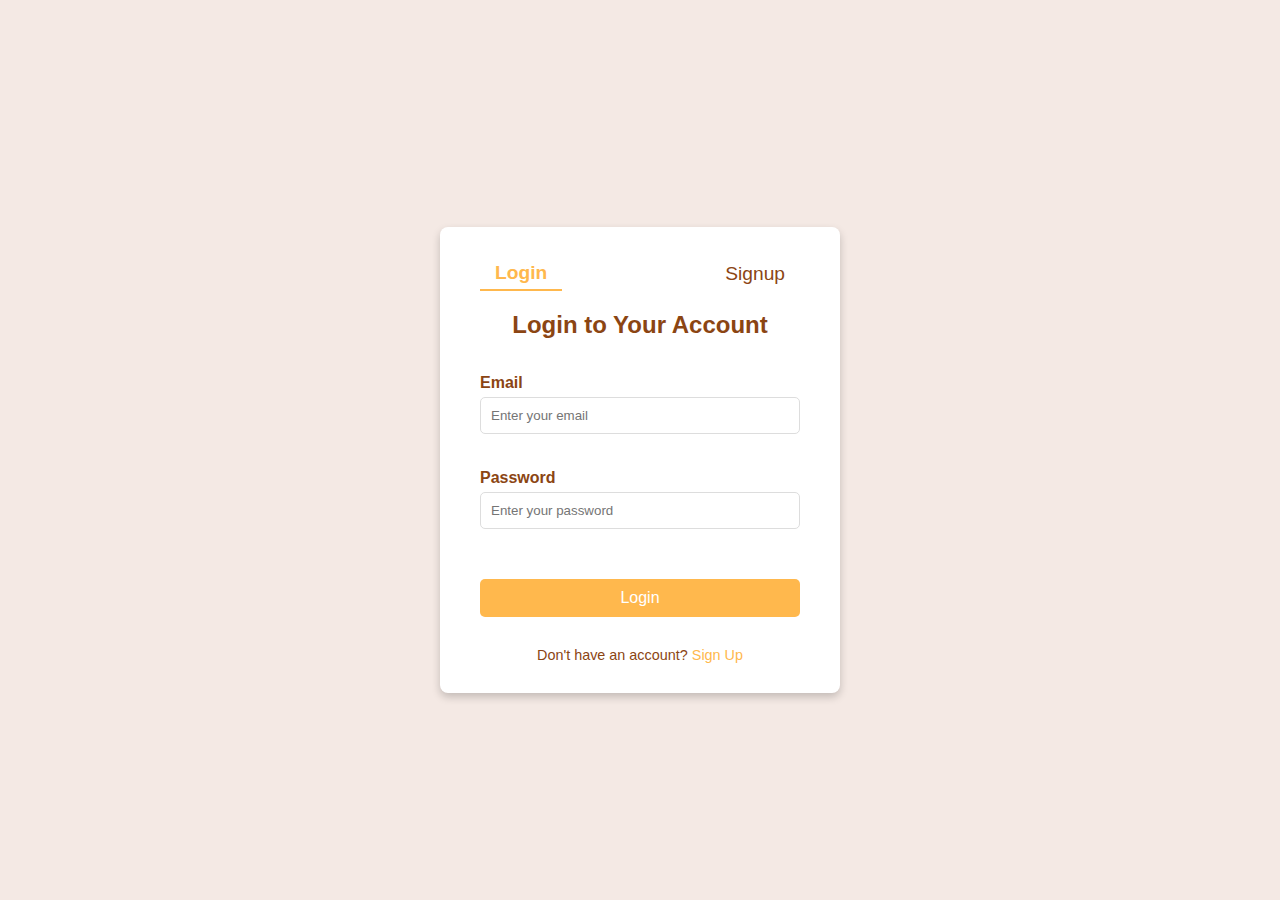
<file: login.html>
<!DOCTYPE html>
<html lang="en">
<head>
    <meta charset="utf-8">
    <meta http-equiv="x-ua-compatible" content="ie=edge">
    <title>Homie Bake</title>
    <meta name="description" content="">
    <meta name="viewport" content="width=device-width, initial-scale=1">
    <meta name="author" content="Cemre Tellioğlu Tunçay">

    <!-- Place favicon.ico in the root directory -->
    <link rel="icon" type="image/png" href="Untitled_design-removebg-preview.png" sizes="32x32" />
    <!-- <link rel="icon" type="image/png" href="favicon-16x16.png" sizes="16x16" /> -->
    
    <!-- <link rel="stylesheet" href="css/reset.css"> -->
    <link rel="stylesheet" href="css/styles.css">
    <link rel="stylesheet" href="css/animate.css">
    <link rel="stylesheet" href="css/responsive.css">
    <script src="js/vendor/modernizr-2.8.3.min.js"></script>
</head>
<body>
    <div class="container">
        <div class="form-card">
            <div class="form-header">
                <button class="tab active" onclick="showLogin()">Login</button>
                <button class="tab" onclick="showSignup()">Signup</button>
            </div>

            <!-- Login Form -->
            <form id="loginForm" class="form-content">
                <h2>Login to Your Account</h2>
                <div class="form-group">
                    <label for="login-email">Email</label>
                    <input type="email" id="login-email" placeholder="Enter your email">
                </div>
                <div class="form-group">
                    <label for="login-password">Password</label>
                    <input type="password" id="login-password" placeholder="Enter your password">
                </div>
                <button type="submit" class="btn">Login</button>
                <p class="alt-action">Don't have an account? <a href="#" onclick="showSignup()">Sign Up</a></p>
            </form>

            <!-- Signup Form -->
            <form id="signupForm" class="form-content" style="display: none;">
                <h2>Create an Account</h2>
                <div class="form-group">
                    <label for="name">Name</label>
                    <input type="text" id="name" placeholder="Enter your name">
                </div>
                <div class="form-group">
                    <label for="signup-email">Email</label>
                    <input type="email" id="signup-email" placeholder="Enter your email">
                </div>
                <div class="form-group">
                    <label for="signup-password">Password</label>
                    <input type="password" id="signup-password" placeholder="Create a password">
                </div>
                <div class="form-group">
                    <label for="phone">Phone Number</label>
                    <input type="tel" id="phone" placeholder="Enter your phone number">
                </div>
                <div class="form-group">
                    <label for="address">Address</label>
                    <input type="text" id="address" placeholder="Enter your address">
                </div>
                <button type="submit" class="btn">Sign Up</button>
                <p class="alt-action">Already have an account? <a href="#" onclick="showLogin()">Login</a></p>
            </form>
        </div>
    </div>


    <script src="js/main.js"></script>

    
</body>
</html>
</file>
<file: css/styles.css>
/* Global Styles */
* {
    box-sizing: border-box;
    margin: 0;
    padding: 0;
    font-family: Arial, sans-serif;
}

body {
    background-color: #f4e9e4; 
    display: flex;
    align-items: center;
    justify-content: center;
    min-height: 100vh; 
    padding: 20px; 
}

/* Container and Card */
.container {
    display: flex;
    justify-content: center;
    align-items: center;
    min-height: 100%; 
}

.form-card {
    background-color: #ffffff;
    padding: 30px 40px;
    width: 400px;
    border-radius: 8px;
    box-shadow: 0 4px 8px rgba(0, 0, 0, 0.2);
    margin-top: 20px; 
}

/* Header Tabs */
.form-header {
    display: flex;
    justify-content: space-between;
    margin-bottom: 20px;
}

.tab {
    background: none;
    border: none;
    font-size: 1.2rem;
    color: #8b4513;
    cursor: pointer;
    padding: 5px 15px;
}

.tab.active {
    color: #ffb84d;
    font-weight: bold;
    border-bottom: 2px solid #ffb84d;
}

/* Form Content */
.form-content {
    display: flex;
    flex-direction: column;
    gap: 15px; 
}

h2 {
    text-align: center;
    color: #8b4513;
    margin-bottom: 20px;
}

.form-group {
    display: flex;
    flex-direction: column;
    margin-bottom: 10px;
}

label {
    color: #8b4513;
    font-weight: bold;
    margin-bottom: 5px;
}

input[type="text"],
input[type="email"],
input[type="password"],
input[type="tel"] { 
    padding: 10px;
    width: 100%;
    border-radius: 5px;
    border: 1px solid #ddd;
    margin-bottom: 10px;
}

/* Button Styling */
.btn {
    background-color: #ffb84d;
    color: #ffffff;
    padding: 10px;
    border: none;
    border-radius: 5px;
    font-size: 1rem;
    cursor: pointer;
    width: 100%;
    margin-top: 15px; 
    transition: background-color 0.3s ease;
}

.btn:hover {
    background-color: #e59a3b;
}

/* Alternate Action Link */
.alt-action {
    text-align: center;
    font-size: 0.9rem;
    color: #8b4513;
    margin-top: 15px; /* Adjusted for more consistent spacing */
}

.alt-action a {
    color: #ffb84d;
    text-decoration: none;
}
</file>
<file: css/responsive.css>
/* Large desktop :1920px. */
@media (min-width: 1920px) {   

}

/* Laptop Device :1366px. */
@media (min-width: 1200px) and (max-width: 1500px) {



}

/* Normal desktop :992px. */
@media (min-width: 992px) and (max-width: 1200px) {


}

 
/* Tablet desktop :768px. */
@media (min-width: 768px) and (max-width: 991px) {

}

 
/* small mobile :320px. */
@media (max-width: 767px) {
    /*.slider-content-area {
        position: absolute;
        top: 5%;
        color: #fff;
        left: 10%;
        right: 10%;
    }

    .slide-content h2 {
        font-family: 'Righteous';
        margin-bottom: 20px;
        font-size: 18px;
    }

    .slide-content h3 {
        font-family: 'Roboto';
        margin-bottom: 20px;
        font-size: 15px;
    }

    .slide-content p {
        font-family: 'Roboto';
        margin-bottom: 3px;
        font-size: 12px;
    }*/

    .classic {
        max-width: 50px;
        display: block;
        float: none;
        margin: auto;
        margin-bottom: 10px;
    }

    .owl-prev {
        position: absolute;
        left: 20%;
        text-transform: uppercase;
        color: #ffffff70;
    }

    .owl-next {
        position: absolute;
        right: 20%;
        text-transform: uppercase;
        color: #ffffff70;
    }

    .testimonial-area .owl-prev {
        position: absolute;
        bottom: 5px;
        left: 20%;
        text-transform: uppercase;
        color: #ffffff70;
    }
    .testimonial-area .owl-next{
        position: absolute;
        right: 20%;
        bottom: 5px;
        text-transform: uppercase;
        color: #ffffff70;
    }
    div#news-slider3 .owl-prev {
        position: absolute;
        bottom: -20px;
        left: 10%;
        text-transform: uppercase;
        font-size: 12px;
        font-family: "Roboto";
        color: rgb(204, 204, 204);
        line-height: 1.7;
        text-align: center;
        background: #ffffff;
        padding: 10px;
    }

    div#news-slider3 .owl-next {
        position: absolute;
        bottom: -20px;
        right: 10%;
        text-transform: uppercase;
        font-size: 12px;
        font-family: "Roboto";
        color: rgb(204, 204, 204);
        line-height: 1.7;
        text-align: center;
        background: #ffffff;
        padding: 10px;
    }

    div#news-slider3 .owl-dots {
        counter-reset: dots;
        position: absolute;
        bottom: -20px;
        display: flex;
        /* margin-left: 10px; */
        /* margin-top: 20px; */
        left: 26%;
    }

    #section5 {
        padding-top: 30px;
        min-height: 500px;
    }

    .blog-section-date .date {
        font-size: 16px;
        font-family: "Roboto";
        color: rgb(221, 221, 221);
        line-height: 1.1;
        text-align: left;
        margin-bottom: 20px;
    }

    .contact100-form {
        width: 100%;
        display: -webkit-box;
        display: -webkit-flex;
        display: -moz-box;
        display: -ms-flexbox;
        display: flex;
        flex-wrap: wrap;
        justify-content: space-between;
        background: #fff;
        padding: 50px;
        padding-bottom: 68px;
    }
    .owl-height {
        min-height: 200px;
        }

    .slider-content-area {
        position: absolute;
        top: 12%;
        /* background: #dddddd38; */
        color: #fff;
        font-size: 30px;
        left: 10%;
        right: 10%;
    }

/* Change navbar styling on small viewports */
    .navbar .navbar-brand, .navbar .nav-link {
        color: #555;
    }


    .navBar{
        background: #333;
        margin-left: 0px;
      }

    .navBrandText{
        padding: 0px !important;
        margin-left: 15px;
        width: 100%;
    }

    .navBrand img{
        padding: 0px !important;
        width: 100%;
    }

    .navbar .navbar-brand, .navbar .nav-link, .navbar .nav-item.active .nav-link{
        color: #ffff;
    }

    .navbar-toggle {
        float: left;
        margin-right: 0px;
    }
    
}
/* Large Mobile :480px. */
@media only screen and (min-width: 480px) and (max-width: 767px) {
    /*.slider-content-area {
        position: absolute;
        top: 5%;
        color: #fff;
        left: 10%;
        right: 10%;
    }

    .slide-content h2 {
        font-family: 'Righteous';
        margin-bottom: 20px;
        font-size: 18px;
    }

    .slide-content h3 {
        font-family: 'Roboto';
        margin-bottom: 20px;
        font-size: 15px;
    }

    .slide-content p {
        font-family: 'Roboto';
        margin-bottom: 3px;
        font-size: 12px;
    }
*/
    .classic {
        max-width: 50px;
        display: block;
        float: none;
        margin: auto;
        margin-bottom: 10px;
    }

    .owl-prev {
        position: absolute;
        bottom: 3px;
        left: 20%;
        text-transform: uppercase;
        color: #ffffff70;
    }

    .owl-next {
        position: absolute;
        bottom: 3px;
        right: 20%;
        text-transform: uppercase;
        color: #ffffff70;
    }


    div#news-slider3 .owl-prev {
        position: absolute;
        bottom: -20px;
        left: 10%;
        text-transform: uppercase;
        font-size: 12px;
        font-family: "Roboto";
        color: rgb(204, 204, 204);
        line-height: 1.7;
        text-align: center;
        background: #ffffff;
        padding: 10px;
    }

    div#news-slider3 .owl-next {
        position: absolute;
        bottom: -20px;
        right: 10%;
        text-transform: uppercase;
        font-size: 12px;
        font-family: "Roboto";
        color: rgb(204, 204, 204);
        line-height: 1.7;
        text-align: center;
        background: #ffffff;
        padding: 10px;
    }
    div#news-slider3 .owl-dots {
        counter-reset: dots;
        position: absolute;
        bottom: -20px;
        display: flex;
        /* margin-left: 10px; */
        /* margin-top: 20px; */
        left: 30%;

    }

    #section5 {
        padding-top: 30px;
        min-height: 500px;
    }

    .blog-section-date .date {
        font-size: 16px;
        font-family: "Roboto";
        color: rgb(221, 221, 221);
        line-height: 1.1;
        text-align: left;
        margin-bottom: 20px;
    }
    .contact100-form {
        width: 100%;
        display: -webkit-box;
        display: -webkit-flex;
        display: -moz-box;
        display: -ms-flexbox;
        display: flex;
        flex-wrap: wrap;
        justify-content: space-between;
        background: #fff;
        padding: 50px;
        padding-bottom: 68px;
    }

    .owl-height {
        min-height: 200px;
        }

    .slider-content-area {
        position: absolute;
        top: 12%;
        /* background: #dddddd38; */
        color: #fff;
        font-size: 30px;
        left: 10%;
        right: 10%;
    }

    /* Change navbar styling on small viewports */
    .navBar{
        background: #333;
        margin-left: 0px;

      }

    .navBrand{
        padding: 0px !important;
    }

    .navbar .active .navbar-brand, .navbar .active .nav-link {
        color: #555;
    }

    .navbar-toggle {
        float: left;
        margin-right: 0px;
    }
}
</file>
